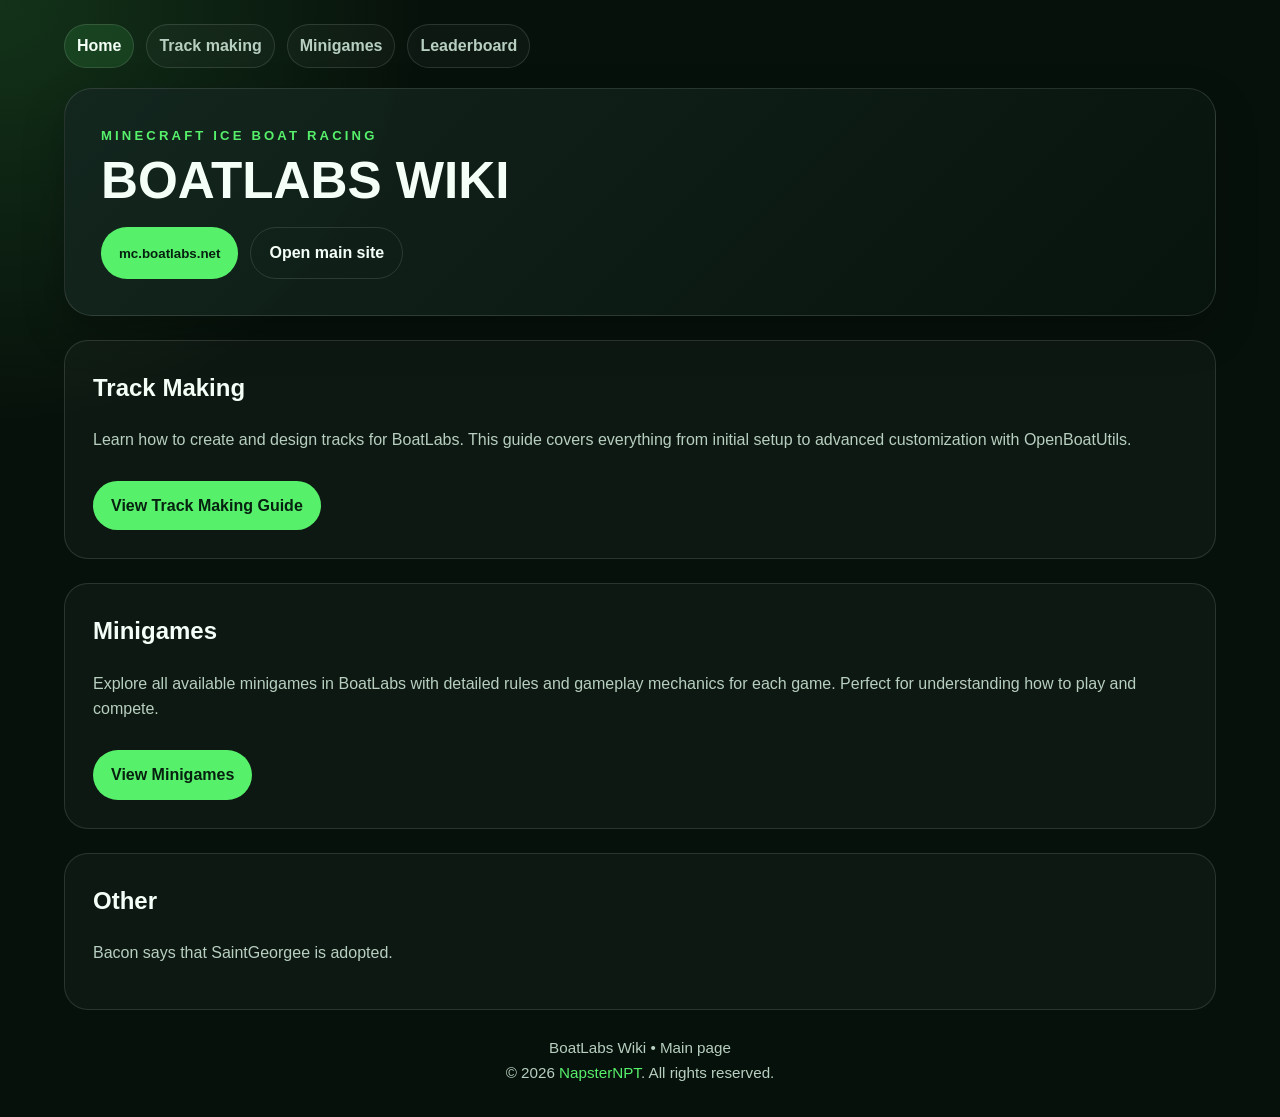
<file: index.html>
<!DOCTYPE html>
<html lang="en">

<head>
    <meta charset="UTF-8" />
    <meta name="viewport" content="width=device-width, initial-scale=1.0" />
    <meta name="google-site-verification" content="gB28t2pf-SDUrMkWtlW9TnWFft1RW0w7X2vPIpRmmdc" />
    <title>BoatLabs Wiki</title>
    <link rel="icon" href="icon.ico" type="image/x-icon" />
    <link rel="stylesheet" href="styles.css" />
</head>

<body>
    <div class="site">
        <nav class="top-nav">
            <a class="active" href="index.html">Home</a>
            <a href="track-making.html">Track making</a>
            <a href="minigames.html">Minigames</a>
            <a href="leaderboard.html">Leaderboard</a>
        </nav>

        <header class="hero">
            <div>
                <p class="eyebrow">Minecraft ice boat racing</p>
                <h1>BoatLabs Wiki</h1>
                <div class="hero-actions">
                    <button type="button" class="btn btn-primary" id="copy-ip-btn">mc.boatlabs.net</button>
                    <a href="https://boatlabs.net/" class="btn btn-secondary" target="_blank"
                        rel="noopener noreferrer">Open main site</a>
                </div>
            </div>
        </header>

        <main>
            <section class="section">
                <h2>Track Making</h2>
                <p>Learn how to create and design tracks for BoatLabs. This guide covers everything from initial setup
                    to advanced customization with OpenBoatUtils.</p>
                <a href="track-making.html" class="btn btn-primary"
                    style="display: inline-block; margin-top: 12px;">View Track Making Guide</a>
            </section>

            <section class="section">
                <h2>Minigames</h2>
                <p>Explore all available minigames in BoatLabs with detailed rules and gameplay mechanics for each game.
                    Perfect for understanding how to play and compete.</p>
                <a href="minigames.html" class="btn btn-primary" style="display: inline-block; margin-top: 12px;">View
                    Minigames</a>
            </section>

            <section class="section">
                <h2>Other</h2>
                <p>Bacon says that SaintGeorgee is adopted.</p>
            </section>
        </main>

        <footer>
            BoatLabs Wiki • Main page<br>
            © 2026 <a href="https://napsternpt.github.io/">NapsterNPT</a>. All rights reserved.
        </footer>
    </div>

    <script>
        const copyIpBtn = document.getElementById('copy-ip-btn');

        if (copyIpBtn) {
            copyIpBtn.addEventListener('click', async () => {
                try {
                    await navigator.clipboard.writeText('mc.boatlabs.net');
                    copyIpBtn.textContent = 'IP copied!';
                    setTimeout(() => {
                        copyIpBtn.textContent = 'Copy server IP';
                    }, 1800);
                } catch (error) {
                    copyIpBtn.textContent = 'Copy failed';
                    setTimeout(() => {
                        copyIpBtn.textContent = 'Copy server IP';
                    }, 1800);
                }
            });
        }
    </script>
</body>

</html>
</file>
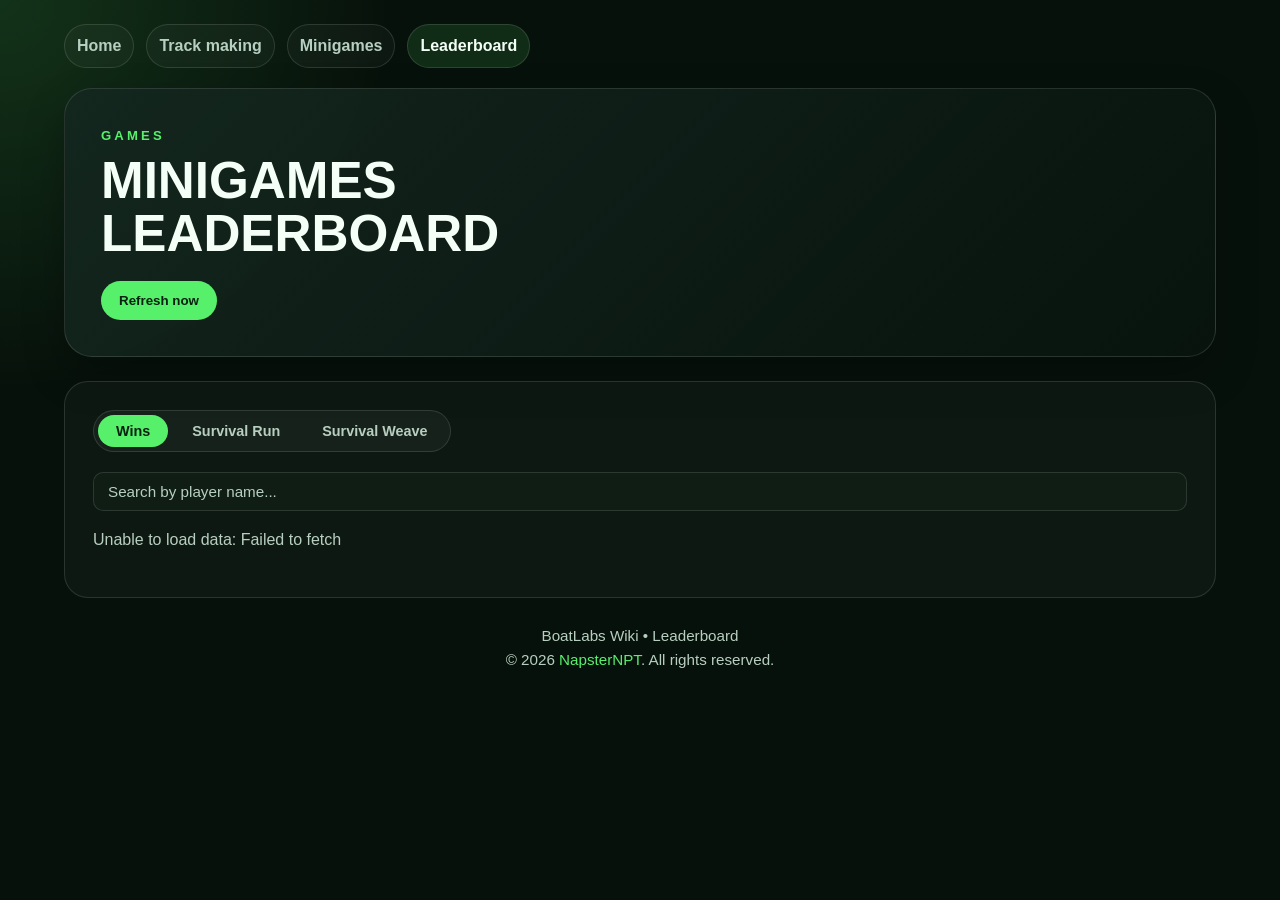
<file: leaderboard.html>
<!DOCTYPE html>
<html lang="en">

<head>
    <meta charset="UTF-8" />
    <meta name="viewport" content="width=device-width, initial-scale=1.0" />
    <title>Leaderboard | BoatLabs Wiki</title>
    <link rel="icon" href="icon.ico" type="image/x-icon" />
    <link rel="stylesheet" href="styles.css" />
</head>

<body>
    <div class="site">
        <nav class="top-nav">
            <a href="index.html">Home</a>
            <a href="track-making.html">Track making</a>
            <a href="minigames.html">Minigames</a>
            <a class="active" href="leaderboard.html">Leaderboard</a>
        </nav>

        <header class="hero">
            <div>
                <p class="eyebrow">Games</p>
                <h1>Minigames Leaderboard</h1>
                <div class="hero-actions">
                    <button id="refresh-btn" class="btn btn-primary">Refresh now</button>
                </div>
            </div>
        </header>

        <main>
            <section class="section">
                <div class="leaderboard-controls">
                    <div class="tabs" id="leaderboard-tabs">
                        <button class="tab active" data-type="wins">Wins</button>
                        <button class="tab" data-type="survivalrun">Survival Run</button>
                        <button class="tab" data-type="survivalweave">Survival Weave</button>
                    </div>
                </div>
                <div class="search-bar">
                    <input type="text" id="search-input" placeholder="Search by player name..." />
                </div>
                <p id="standings-message" class="page-intro">Loading…</p>
                <div id="standings-table-wrapper"></div>
            </section>
        </main>

        <footer>
            BoatLabs Wiki • Leaderboard<br>
            © 2026 <a href="https://napsternpt.github.io/">NapsterNPT</a>. All rights reserved.
        </footer>
    </div>

    <script>
        const API = 'https://boatlabs-api.napsternpt.workers.dev';
        const POLL_MS = 15000;
        const PER_PAGE = 15;
        const SEARCH_PER_PAGE = 100;

        let currentType = 'wins';
        let pollTimer = null;
        let currentFetchId = 0;

        const refreshButton = document.getElementById('refresh-btn');
        const standingsMessage = document.getElementById('standings-message');
        const standingsWrapper = document.getElementById('standings-table-wrapper');
        const tabs = document.querySelectorAll('.tab');
        const searchInput = document.getElementById('search-input');

        let allCache = { wins: null, survivalrun: null, survivalweave: null };

        function formatTime(ms) {
            if (!ms && ms !== 0) return '—';
            const totalSec = Math.floor(ms / 1000);
            const min = Math.floor(totalSec / 60);
            const sec = totalSec % 60;
            const millis = ms % 1000;
            return `${min}:${String(sec).padStart(2, '0')}.${String(millis).padStart(3, '0')}`;
        }

        function baseUrl() {
            if (currentType === 'wins') {
                return `${API}/v1/leaderboard/wins?minigame=all&sort=wins_desc`;
            }
            return `${API}/v1/leaderboard/${currentType}?best_only=true&sort=time_desc`;
        }

        async function fetchFirstPage() {
            const r = await fetch(`${baseUrl()}&page=1&per_page=${PER_PAGE}`);
            if (!r.ok) throw new Error(`Request failed with ${r.status}`);
            return r.json();
        }

        async function fetchAllPages() {
            const first = await fetch(`${baseUrl()}&page=1&per_page=${SEARCH_PER_PAGE}`);
            if (!first.ok) throw new Error(`Request failed with ${first.status}`);
            const firstData = await first.json();
            const totalPages = firstData.total_pages || 1;
            const pages = [firstData];

            if (totalPages > 1) {
                const rest = [];
                for (let p = 2; p <= totalPages; p++) {
                    rest.push(fetch(`${baseUrl()}&page=${p}&per_page=${SEARCH_PER_PAGE}`).then(r => {
                        if (!r.ok) throw new Error(`Request failed with ${r.status}`);
                        return r.json();
                    }));
                }
                const results = await Promise.all(rest);
                pages.push(...results);
            }

            const allResults = pages.flatMap(p => p.results || []);
            return { results: allResults, total: first.total };
        }

        function renderStandings(data) {
            const results = Array.isArray(data?.results) ? data.results : [];

            standingsWrapper.innerHTML = '';
            standingsMessage.textContent = '';

            if (!results.length) return;

            const table = document.createElement('table');
            table.className = 'standings-table';

            if (currentType === 'wins') {
                table.innerHTML = `
                    <thead>
                        <tr>
                            <th>Rank</th>
                            <th>Player</th>
                            <th>Wins</th>
                        </tr>
                    </thead>
                    <tbody></tbody>
                `;
                const tbody = table.querySelector('tbody');
                results.forEach((entry) => {
                    const row = document.createElement('tr');
                    row.innerHTML = `
                        <td>#${entry.rank ?? '-'}</td>
                        <td>${entry.player_name || 'Unknown player'}</td>
                        <td>${entry.wins ?? 0}</td>
                    `;
                    tbody.appendChild(row);
                });
            } else {
                table.innerHTML = `
                    <thead>
                        <tr>
                            <th>Rank</th>
                            <th>Player</th>
                            <th>Time</th>
                        </tr>
                    </thead>
                    <tbody></tbody>
                `;
                const tbody = table.querySelector('tbody');
                results.forEach((entry) => {
                    const row = document.createElement('tr');
                    row.innerHTML = `
                        <td>#${entry.rank ?? '-'}</td>
                        <td>${entry.player_name || 'Unknown player'}</td>
                        <td>${formatTime(entry.time_ms)}</td>
                    `;
                    tbody.appendChild(row);
                });
            }

            standingsWrapper.appendChild(table);
        }

        async function refreshDisplay() {
            const query = searchInput.value.trim().toLowerCase();
            const fetchId = ++currentFetchId;

            standingsMessage.textContent = query ? 'Searching…' : 'Loading…';
            standingsWrapper.innerHTML = '';

            try {
                let data;
                if (!query) {
                    const d = await fetchFirstPage();
                    data = d;
                } else {
                    if (!allCache[currentType]) {
                        allCache[currentType] = await fetchAllPages();
                    }
                    const full = allCache[currentType];
                    const filtered = full.results.filter(e =>
                        (e.player_name || '').toLowerCase().includes(query)
                    );
                    data = { results: filtered, total: filtered.length };
                }

                if (fetchId === currentFetchId) {
                    renderStandings(data);
                }
            } catch (err) {
                if (fetchId === currentFetchId) {
                    standingsMessage.textContent = `Unable to load data: ${err.message}`;
                }
            }
        }

        function switchTab(type) {
            currentType = type;
            allCache[type] = null;
            tabs.forEach(t => t.classList.toggle('active', t.dataset.type === type));
            refreshDisplay();
        }

        tabs.forEach(tab => {
            tab.addEventListener('click', () => switchTab(tab.dataset.type));
        });

        searchInput.addEventListener('input', () => {
            refreshDisplay();
        });

        refreshButton.addEventListener('click', () => {
            allCache[currentType] = null;
            refreshDisplay();
        });

        window.addEventListener('DOMContentLoaded', () => {
            switchTab('wins');
            pollTimer = setInterval(refreshDisplay, POLL_MS);
        });
    </script>
</body>

</html>
</file>
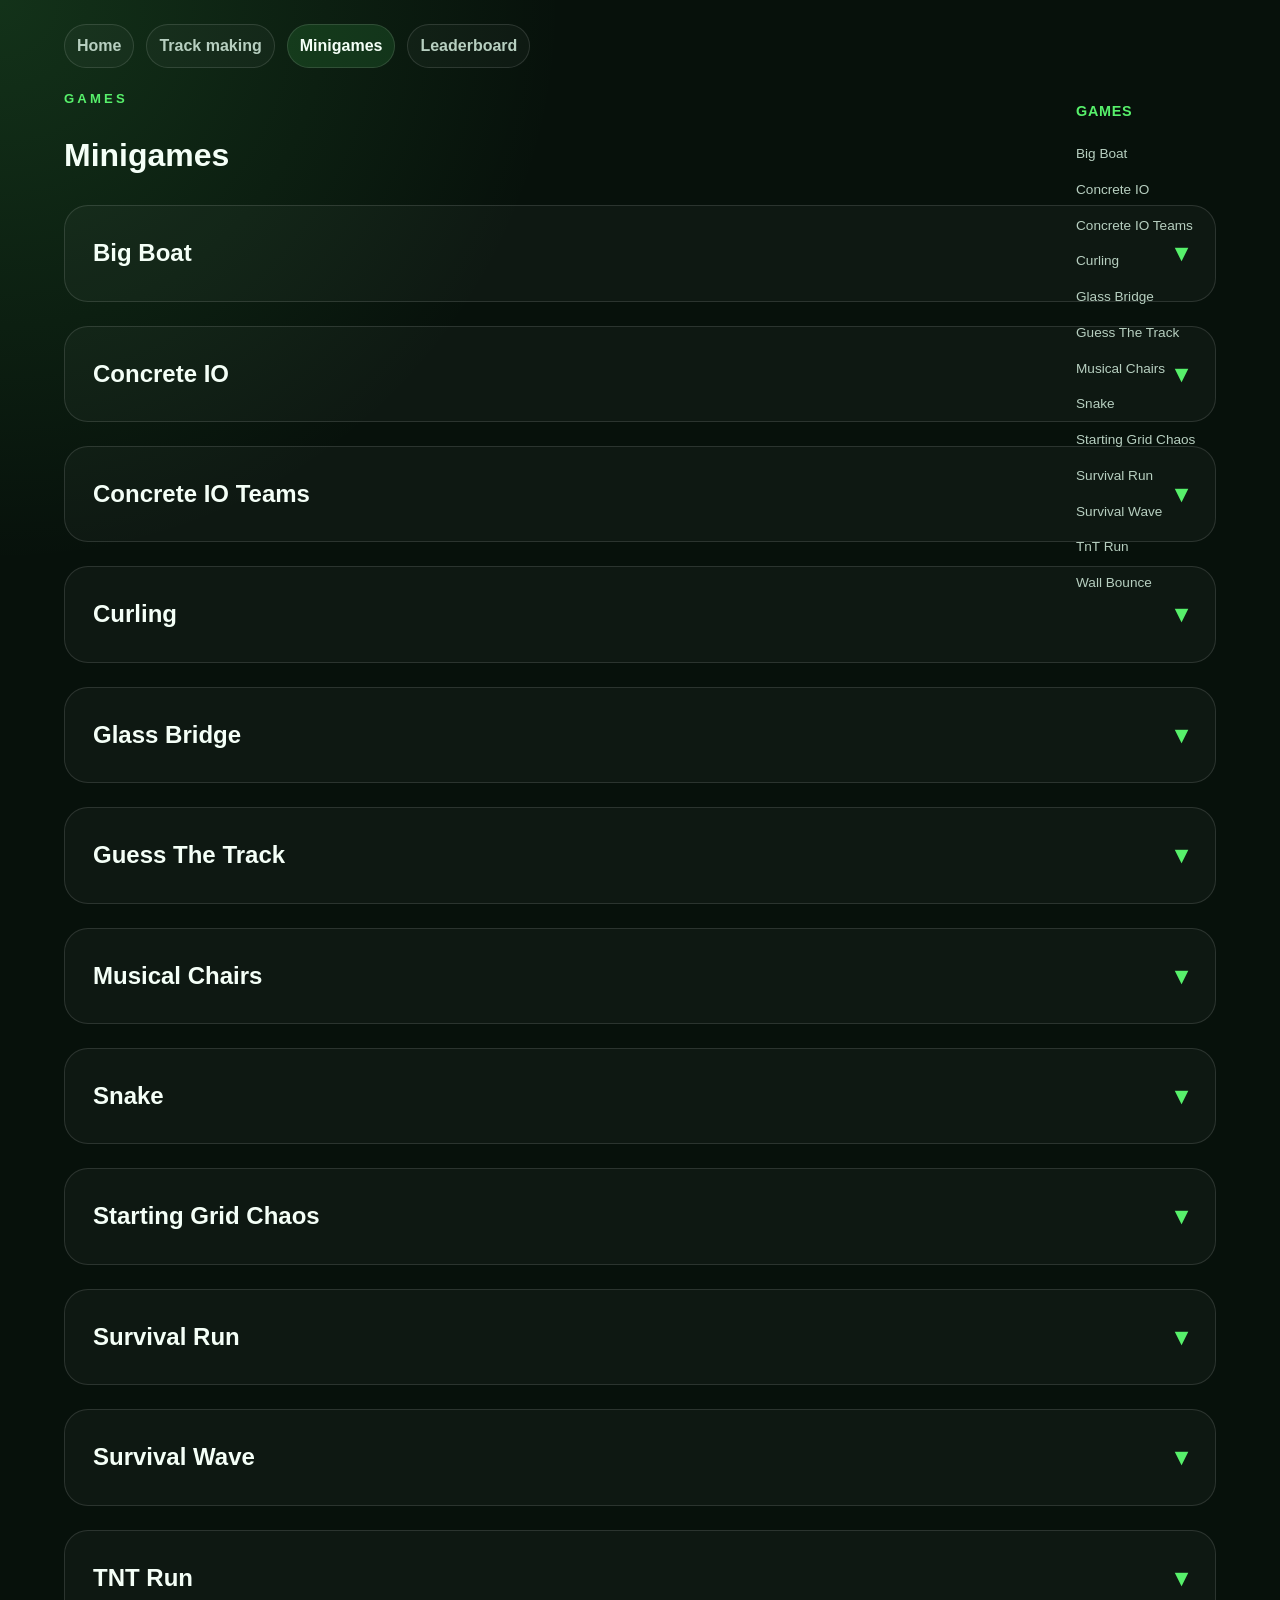
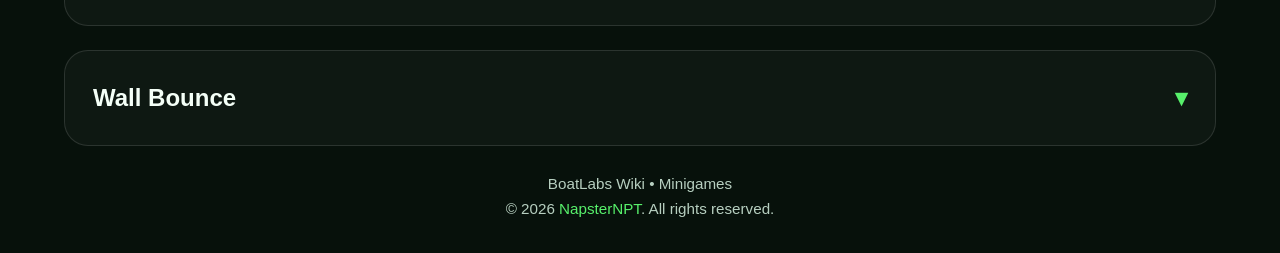
<file: minigames.html>
<!DOCTYPE html>
<html lang="en">

<head>
    <meta charset="UTF-8" />
    <meta name="viewport" content="width=device-width, initial-scale=1.0" />
    <title>Minigames | BoatLabs Wiki</title>
    <link rel="icon" href="icon.ico" type="image/x-icon" />
    <link rel="stylesheet" href="styles.css" />
</head>

<body class="collapsible">
    <div class="site">
        <nav class="top-nav">
            <a href="index.html">Home</a>
            <a href="track-making.html">Track making</a>
            <a class="active" href="minigames.html">Minigames</a>
            <a href="leaderboard.html">Leaderboard</a>
        </nav>

        <aside class="sidebar-right">
            <h3>Games</h3>
            <ul>
                <li><a href="#big-boat">Big Boat</a></li>
                <li><a href="#concrete-io">Concrete IO</a></li>
                <li><a href="#concrete-io-teams">Concrete IO Teams</a></li>
                <li><a href="#curling">Curling</a></li>
                <li><a href="#glass-bridge">Glass Bridge</a></li>
                <li><a href="#guess-the-track">Guess The Track</a></li>
                <li><a href="#musical-chairs">Musical Chairs</a></li>
                <li><a href="#snake">Snake</a></li>
                <li><a href="#starting-grid-chaos">Starting Grid Chaos</a></li>
                <li><a href="#survival-run">Survival Run</a></li>
                <li><a href="#survival-wave">Survival Wave</a></li>
                <li><a href="#tnt-run">TnT Run</a></li>
                <li><a href="#wall-bounce">Wall Bounce</a></li>
            </ul>
        </aside>

        <header>
            <div class="section-title">
                <p class="eyebrow">Games</p>
                <h1>Minigames</h1>
            </div>
        </header>

        <main>
            <section class="section">
                <h2 id="big-boat">Big Boat</h2>
                <p><em>No specific rules provided.</em></p>
            </section>

            <section class="section">
                <h2 id="concrete-io">Concrete IO</h2>
                <ul class="game-rules">
                    <li>Claim the most ground before time runs out! Drive out of your coloured zone to lay a powder
                        trail, then loop back to your own colour to fill in everything you circled.</li>
                    <li>Your trail is your weak spot. While you're out laying powder, if anyone touches your trail
                        you're eliminated — so close your loop and get back onto safe ground fast.</li>
                    <li>Cross an enemy's trail to wipe them out before they make it home. Anyone caught inside a zone at
                        the moment you capture it is eliminated too.</li>
                    <li>Don't run into your OWN trail — a tiny backtrack onto your last few cells is fine, but crossing
                        an older part crashes you. Stay off the arena walls.</li>
                    <li>Biggest territory when the clock hits zero wins, and survivors always beat anyone who got
                        eliminated. Keep claiming!</li>
                </ul>
            </section>

            <section class="section">
                <h2 id="concrete-io-teams">Concrete IO Teams</h2>
                <p><em>No specific rules provided.</em></p>
            </section>

            <section class="section">
                <h2 id="curling">Curling</h2>
                <ul class="game-rules">
                    <li>Spawn on the ice ring and keep moving — fall off and you're out!</li>
                    <li>The gap to the target fills with blue ice. Drive across it toward the bullseye.</li>
                    <li>When the ice turns solid you lose steering — you can only glide! Aim before it freezes.</li>
                    <li>The platform breaks away from the outside in. Only players on the target survive.</li>
                    <li>Last boat standing wins. The ring grows every round!</li>
                </ul>
            </section>

            <section class="section">
                <h2 id="glass-bridge">Glass Bridge</h2>
                <ul class="game-rules">
                    <li>Hop your boat across the bridge — one panel of each pair is safe, the other SHATTERS and drops
                        you into the void.</li>
                    <li>Press SPACE to jump the 4-block gaps. Keep your speed up so you carry across.</li>
                    <li>You can only jump off the YELLOW concrete strips — you can't jump while on ice, so time your
                        leap
                        from the concrete edge.</li>
                    <li>Broken panels stay broken for everyone — watch who falls, then follow the safe path they reveal.
                    </li>
                    <li>Fall off and you respawn back at the start (the clock keeps ticking) — no eliminations, just
                        lost
                        time.</li>
                    <li>First to cross wins; once they do, everyone else has a few seconds to make it before the round
                        ends.</li>
                    <li>Inventor and builder: Tiptuppizza</li>
                </ul>
            </section>

            <section class="section">
                <h2 id="guess-the-track">Guess The Track</h2>
                <ul class="game-rules">
                    <li>Each of the four coloured walls shows a different track — full image, no slow reveal.</li>
                    <li>Name any of them: <code>/guess &lt;track&gt;</code> (alias <code>/g</code>). Tab-complete the
                        name so spelling never matters.</li>
                    <li>Keep going to claim every wall. Faster = more points (5→1 as the round ages), +1 for claiming a
                        wall first.</li>
                    <li>From halfway, each wall's name fills in as a hint. Most points wins; ties share the podium.</li>
                </ul>
            </section>

            <section class="section">
                <h2 id="musical-chairs">Musical Chairs</h2>
                <p><em>No specific rules provided.</em></p>
            </section>

            <section class="section">
                <h2 id="snake">Snake</h2>
                <ul class="game-rules">
                    <li>Crossing another player's trail costs a life — you lose your tail and respawn. Your OWN trail is
                        safe.</li>
                    <li>Your tail length = score. Eat glowing slimes for more score and power-ups that spawn around the
                        arena.</li>
                    <li>Make a rival crash and their whole tail bursts into slimes — go gobble them up for points!</li>
                    <li>Power-ups glow around the arena — drive over one to grab it. Use Super Speed, Instant Stop, or
                        Launch to hop over trails.</li>
                    <li>Last snake standing (or top score) wins.</li>
                </ul>
            </section>

            <section class="section">
                <h2 id="starting-grid-chaos">Starting Grid Chaos</h2>
                <p><em>No specific rules provided.</em></p>
            </section>

            <section class="section">
                <h2 id="survival-run">Survival Run</h2>
                <p><em>No specific rules provided.</em></p>
            </section>

            <section class="section">
                <h2 id="survival-wave">Survival Wave</h2>
                <ul class="game-rules">
                    <li>Weave down the lane and stay ahead of the cracking ice!</li>
                    <li>Jump over low walls, or steer through the gaps in tall ones.</li>
                    <li>Fall in the void or drift off the ice and you're out. Last boat alive wins!</li>
                </ul>
            </section>

            <section class="section">
                <h2 id="tnt-run">TNT Run</h2>
                <p><em>No specific rules provided.</em></p>
            </section>

            <section class="section">
                <h2 id="wall-bounce">Wall Bounce</h2>
                <ul class="game-rules">
                    <li>Race down the runway and hit the side ramps to launch at the slime wall!</li>
                    <li>Smack the wall to bounce back — every slime your boat covers gets knocked out.</li>
                    <li>You only bank points if you bounce back over the line in the pool below. Drop straight in
                        without bouncing and you get nothing.</li>
                    <li>Each slime is worth more the more holes already around it — from 1 point up to 8 for one ringed
                        by holes. Chip the edges of old holes for big scores!</li>
                    <li>Bounce hard enough to land back on the platform for a bonus point.</li>
                    <li>Most points when the timer runs out wins!</li>
                </ul>
            </section>
        </main>

        <footer>
            BoatLabs Wiki • Minigames<br>
            © 2026 <a href="https://napsternpt.github.io/">NapsterNPT</a>. All rights reserved.
        </footer>
    </div>

    <script>
        document.querySelectorAll('section.section').forEach((section) => {
            const title = section.querySelector('h2');
            if (!title) return;

            const inner = document.createElement('div');
            inner.className = 'section-content-inner';
            while (title.nextElementSibling) {
                inner.appendChild(title.nextElementSibling);
            }
            const wrap = document.createElement('div');
            wrap.className = 'section-content';
            wrap.appendChild(inner);
            section.appendChild(wrap);

            section.classList.add('collapsed');
            title.addEventListener('click', () => section.classList.toggle('collapsed'));
        });

        const expandFromHash = () => {
            const id = window.location.hash.slice(1);
            if (!id) return;
            const title = document.getElementById(id);
            if (title && title.tagName === 'H2') {
                title.closest('section.section').classList.remove('collapsed');
            }
        };
        window.addEventListener('hashchange', expandFromHash);
        expandFromHash();
    </script>
</body>

</html>
</file>
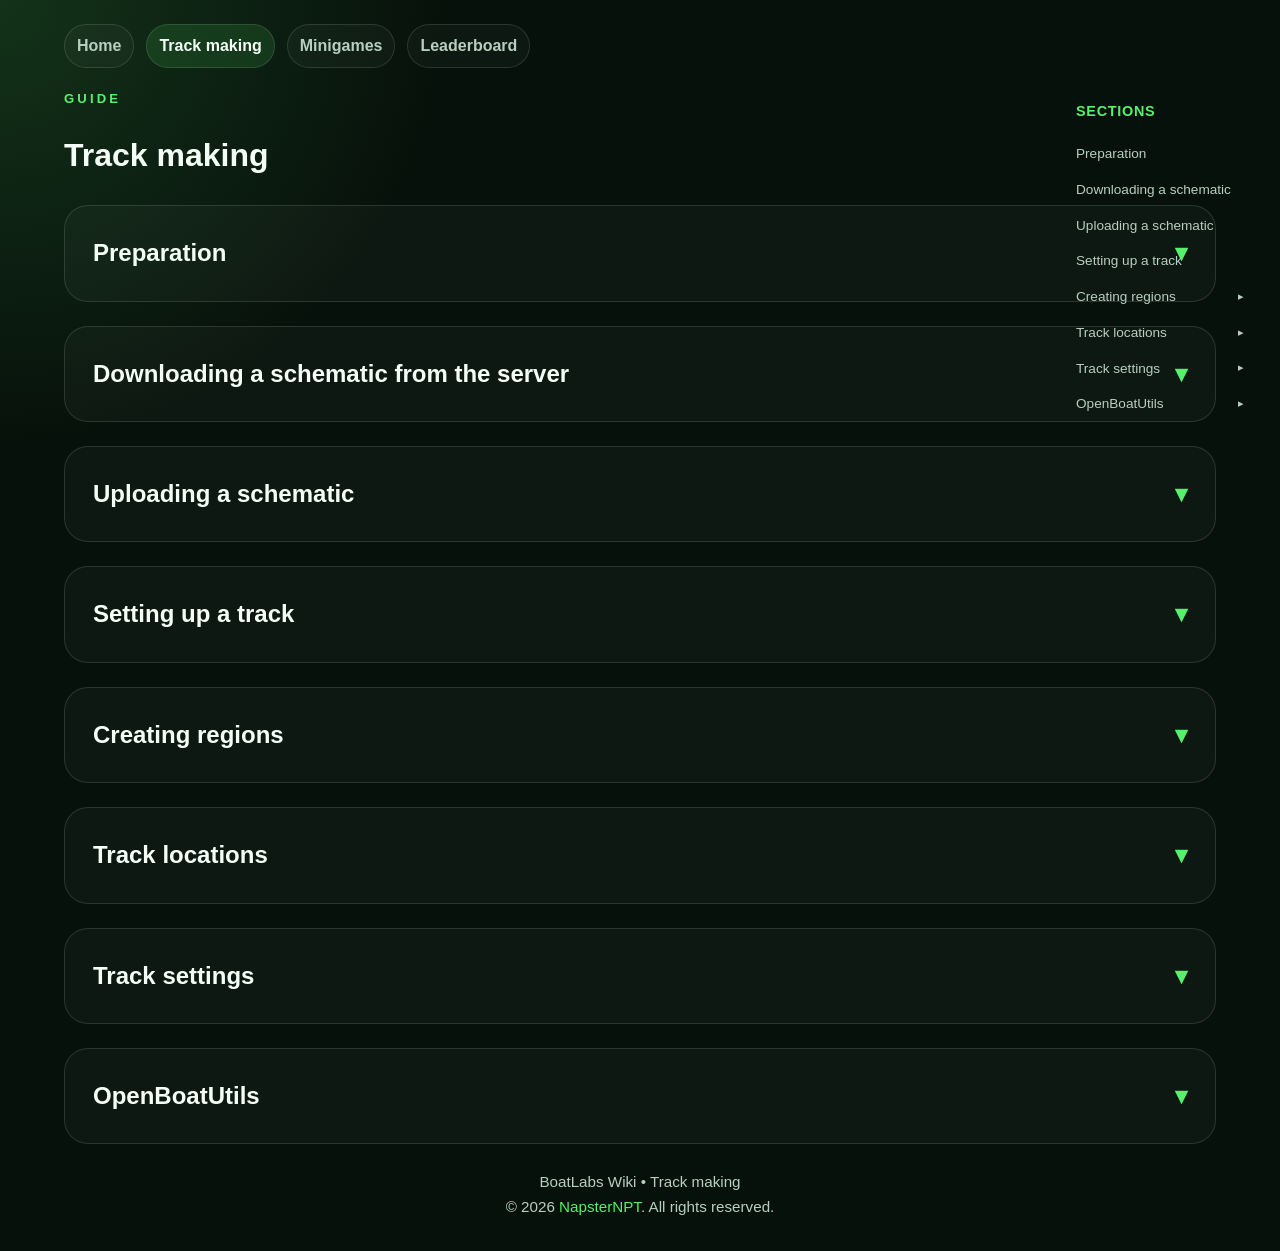
<file: track-making.html>
<!DOCTYPE html>
<html lang="en">

<head>
    <meta charset="UTF-8" />
    <meta name="viewport" content="width=device-width, initial-scale=1.0" />
    <title>Track Making | BoatLabs Wiki</title>
    <link rel="icon" href="icon.ico" type="image/x-icon" />
    <link rel="stylesheet" href="styles.css" />
</head>

<body class="collapsible">
    <div class="site">
        <nav class="top-nav">
            <a href="index.html">Home</a>
            <a class="active" href="track-making.html">Track making</a>
            <a href="minigames.html">Minigames</a>
            <a href="leaderboard.html">Leaderboard</a>
        </nav>

        <aside class="sidebar-right">
            <h3>Sections</h3>
            <ul>
                <li><a href="#preparation">Preparation</a></li>
                <li><a href="#download-schematic">Downloading a schematic</a></li>
                <li><a href="#upload-schematic">Uploading a schematic</a></li>
                <li><a href="#setting-up">Setting up a track</a></li>
                <li class="sidebar-sub">
                    <a class="sidebar-parent" href="#regions">Creating regions</a>
                    <ul class="sidebar-subs">
                        <li><a href="#regions-selection">Making a selection</a></li>
                        <li><a href="#region-types">Regions</a></li>
                        <li><a href="#start-region">Start Region</a></li>
                        <li><a href="#checkpoint-region">Checkpoint Region</a></li>
                        <li><a href="#end-region">End Region</a></li>
                        <li><a href="#pit-region">Pit Region</a></li>
                        <li><a href="#inpit-region">Inpit Region</a></li>
                        <li><a href="#reset-region">Reset Region</a></li>
                    </ul>
                </li>
                <li class="sidebar-sub">
                    <a class="sidebar-parent" href="#locations">Track locations</a>
                    <ul class="sidebar-subs">
                        <li><a href="#track-spawn">Track Spawn</a></li>
                        <li><a href="#location-leaderboard">Leaderboard</a></li>
                        <li><a href="#grid-location">Grid</a></li>
                        <li><a href="#qualification-grid">Qualification Grid</a></li>
                    </ul>
                </li>
                <li class="sidebar-sub">
                    <a class="sidebar-parent" href="#settings">Track settings</a>
                    <ul class="sidebar-subs">
                        <li><a href="#track-name">Track Name</a></li>
                        <li><a href="#track-owner">Track Owner</a></li>
                        <li><a href="#track-contributors">Track Contributors</a></li>
                        <li><a href="#track-open-close">Track Open/Close</a></li>
                        <li><a href="#time-trial">Time Trial</a></li>
                    </ul>
                </li>
                <li class="sidebar-sub">
                    <a class="sidebar-parent" href="#boatutils">OpenBoatUtils</a>
                    <ul class="sidebar-subs">
                        <li><a href="#boatutils-groups">Groups</a></li>
                        <li><a href="#boatutils-settings">Settings</a></li>
                    </ul>
                </li>
            </ul>
        </aside>

        <header>
            <div class="section-title">
                <p class="eyebrow">Guide</p>
                <h1>Track making</h1>
            </div>
        </header>


        <main>
            <section class="section">
                <h2 id="preparation">Preparation</h2>
                <p>Before doing any of the track setup, run <code>/server build</code> and then <code>/p auto</code>.
                </p>
                <p>Once you are done building, you can start setting up your track.</p>
            </section>

            <section class="section">
                <h2 id="download-schematic">Downloading a schematic from the server</h2>
                <p>Select the region you want to download.</p>
                <p>Run <code>//copy</code>.</p>
                <p>Run <code>//download</code>.</p>
            </section>

            <section class="section">
                <h2 id="upload-schematic">Uploading a schematic</h2>
                <p>Go to <a href="https://athion.net/fawe/index.php" target="_blank"
                        rel="noopener noreferrer">https://athion.net/fawe/index.php</a> and upload the
                    <code>.schem</code> file.
                </p>
                <p>Paste the command it gives you in Minecraft.</p>
                <p>Run <code>//paste</code>.</p>
            </section>

            <section class="section">
                <h2 id="setting-up">Setting up a track</h2>
                <p>To create a track, use the track create command. In this guide, <code>/te</code> is used as a
                    shortcut for <code>/trackedit</code>.</p>
                <pre><code>/te create &lt;track_name&gt;</code></pre>
                <p>When you run this command, your current position and rotation become the track spawn, and the item
                    you are holding becomes the TT menu item. If you are not holding an item, a default one is given.
                </p>
                <p>To edit a track later, select it with <code>/te select &lt;track_name&gt;</code>. To check the
                    currently
                    selected track, use <code>/te</code>.</p>
            </section>

            <section class="section compress-subs">
                <h2 id="regions">Creating regions</h2>
                <p>After creating a track, start adding regions. Tracks in TimingSystem are built from different region
                    types, and mistakes can lead to a poor driving experience. A usable track needs at least one start
                    region and one checkpoint.</p>

                <h3 id="regions-selection">Making a selection</h3>
                <p>Use WorldEdit selections to define regions. Run <code>//wand</code> and select a cuboid region with
                    left/right clicks. Poly selections are also supported.</p>

                <div class="warning">Make sure your selection is at least one block deep into the ground and at least
                    one block above the ground.
                    If you are planning on having boat step-ups with OpenBoatUtils, create
                    regions several blocks into the air.
                    Small regions may be passed before the server recognizes a player entry, so make a region selection
                    wide enough to safely register entry and exit.</div>

                <h3 id="region-types">Regions</h3>
                <p>Regions use an optional <code>&lt;index&gt;</code> argument, allowing multiple regions of the same
                    type.
                    Add a <code>-</code> before the index to remove a region (for example, <code>-2</code> or
                    <code>-all</code>).
                </p>
                <p>Use <code>/te view &lt;track_name&gt;</code> to enable particles and visualize regions. Use
                    <code>/te regions</code> to list them, and click the region name to teleport to its saved spawn.
                </p>

                <h3 id="start-region">Start Region</h3>
                <p>A start region defines where a player's timer should start. If no end region is defined, it also ends
                    the player's time.</p>
                <pre><code>/te region start &lt;index&gt;</code></pre>

                <h3 id="checkpoint-region">Checkpoint Region</h3>
                <p>Players must pass all checkpoints before finishing. Checkpoints prevent skipping parts of the track
                    and are used to calculate race time deltas.</p>
                <pre><code>/te region checkpoint &lt;index&gt;</code></pre>

                <div class="warning">If the track is a race track, make the checkpoint white on the ground and facing
                    in the direction of travel, to avoid weird respawns.</div>

                <h3 id="end-region">End Region</h3>
                <p>An end region finishes a player's time.</p>
                <pre><code>/te region end &lt;index&gt;</code></pre>
                <div class="warning">If the track is a circuit, do NOT set an end region.</div>

                <h3 id="pit-region">Pit Region</h3>
                <pre><code>/te region pit &lt;index&gt;</code></pre>

                <h3 id="inpit-region">Inpit Region</h3>
                <pre><code>/te region inpit &lt;index&gt;</code></pre>

                <h3 id="reset-region">Reset Region</h3>
                <pre><code>/te region reset &lt;index&gt;</code></pre>
            </section>

            <section class="section">
                <h2 id="locations">Track locations</h2>
                <p>Track locations take the current position and rotation. They are visualized with particles when
                    <code>/te view</code> is active.
                </p>
                <p>Use <code>/te locations</code> to list all locations and teleport to them.</p>

                <h3 id="track-spawn">Track Spawn</h3>
                <pre><code>/te spawn</code></pre>

                <h3 id="location-leaderboard">Leaderboard</h3>
                <pre><code>/te location leaderboard &lt;index&gt;</code></pre>

                <h3 id="grid-location">Grid</h3>
                <pre><code>/te location grid &lt;index&gt;</code></pre>

                <h3 id="qualification-grid">Qualification Grid</h3>
                <pre><code>/te location qualygrid &lt;index&gt;</code></pre>
            </section>

            <section class="section no-compress">
                <h2 id="settings">Track settings</h2>
                <h3 id="track-name">Track Name</h3>
                <pre><code>/te name &lt;newName&gt;</code></pre>

                <h3 id="track-owner">Track Owner</h3>
                <pre><code>/te owner &lt;player&gt;</code></pre>
                <div class="tip">Since there isn't a way to make more people set up the track at the same time, giving a
                    player temporary owner access is a solution.</div>

                <h3 id="track-contributors">Track Contributors</h3>
                <pre><code>/te contributors &lt;player&gt; &lt;player&gt; &lt;player&gt;</code></pre>

                <h3 id="track-open-close">Track Open/Close</h3>
                <p>Open tracks allow anyone to use them; closed tracks are limited to admins.</p>
                <pre><code>/te open</code></pre>
                <pre><code>/te close</code></pre>

                <h3 id="time-trial">Time Trial</h3>
                <pre><code>/te timetrial enable|disable</code></pre>
                <p>Default value: <strong>enable</strong>.</p>
            </section>

            <section class="section">
                <h2 id="boatutils">OpenBoatUtils</h2>
                <p>OpenBoatUtils is a mod that allows for customizing the boat physics. (Requires <a
                        href="https://modrinth.com/mod/openboatutils" target="_blank"
                        rel="noopener noreferrer">OpenBoatUtils</a> mod)</p>
                <p>A track can be assigned custom OpenBoatUtils settings. These can be standalone settings or groups,
                    where a group is a collection of settings.</p>
                <p>You can assign custom OpenBoatUtils settings/groups to a track using the following commands:</p>
                <pre><code>/te boatutils add setting|group &lt;name&gt;</code></pre>
                <p>To remove a setting|group from a track, use the following command:</p>
                <pre><code>/te boatutils remove &lt;index&gt;</code></pre>
                <p>The index can be found using the <code>/t boatutils &lt;track_name&gt;</code> command. (This can also
                    be run on the main server.)</p>
                <p>And to reset the settings:</p>
                <pre><code>/te boatutils reset</code></pre>

                <h3 class="collapsible-sub" id="boatutils-groups">Groups</h3>
                <p>Pre-made groups of settings that can be added to a track in one go.</p>
                <table class="data-table">
                    <thead>
                        <tr>
                            <th>Group</th>
                            <th>Setting</th>
                            <th>Value</th>
                        </tr>
                    </thead>
                    <tbody>
                        <tr>
                            <td rowspan="6">air_stepping</td>
                            <td><code>fall_damage</code></td>
                            <td>false</td>
                        </tr>
                        <tr>
                            <td><code>air_control</code></td>
                            <td>true</td>
                        </tr>
                        <tr>
                            <td><code>block_slipperiness</code></td>
                            <td>air: 0.98</td>
                        </tr>
                        <tr>
                            <td><code>step_height</code></td>
                            <td>1.25</td>
                        </tr>
                        <tr>
                            <td><code>water_elevation</code></td>
                            <td>true</td>
                        </tr>
                        <tr>
                            <td><code>air_stepping</code></td>
                            <td>true</td>
                        </tr>
                        <tr>
                            <td>blue_speed</td>
                            <td><code>default_slipperiness</code></td>
                            <td>0.989</td>
                        </tr>
                        <tr>
                            <td rowspan="2">blue_speed_air</td>
                            <td><code>air_control</code></td>
                            <td>true</td>
                        </tr>
                        <tr>
                            <td><code>block_slipperiness</code></td>
                            <td>air: 0.989</td>
                        </tr>
                        <tr>
                            <td rowspan="5">parkour</td>
                            <td><code>fall_damage</code></td>
                            <td>false</td>
                        </tr>
                        <tr>
                            <td><code>air_control</code></td>
                            <td>true</td>
                        </tr>
                        <tr>
                            <td><code>default_slipperiness</code></td>
                            <td>0.98</td>
                        </tr>
                        <tr>
                            <td><code>jump_force</code></td>
                            <td>0.36</td>
                        </tr>
                        <tr>
                            <td><code>step_height</code></td>
                            <td>0.5</td>
                        </tr>
                        <tr>
                            <td rowspan="4">rally</td>
                            <td><code>fall_damage</code></td>
                            <td>false</td>
                        </tr>
                        <tr>
                            <td><code>air_control</code></td>
                            <td>true</td>
                        </tr>
                        <tr>
                            <td><code>default_slipperiness</code></td>
                            <td>0.98</td>
                        </tr>
                        <tr>
                            <td><code>step_height</code></td>
                            <td>1.25</td>
                        </tr>
                        <tr>
                            <td rowspan="5">step_up</td>
                            <td><code>fall_damage</code></td>
                            <td>false</td>
                        </tr>
                        <tr>
                            <td><code>air_control</code></td>
                            <td>true</td>
                        </tr>
                        <tr>
                            <td><code>block_slipperiness</code></td>
                            <td>air: 0.98</td>
                        </tr>
                        <tr>
                            <td><code>step_height</code></td>
                            <td>1.25</td>
                        </tr>
                        <tr>
                            <td><code>water_elevation</code></td>
                            <td>true</td>
                        </tr>
                    </tbody>
                </table>

                <h3 class="collapsible-sub" id="boatutils-settings">Settings</h3>
                <p>Individual settings that can be added to a track one at a time.</p>
                <table class="data-table">
                    <thead>
                        <tr>
                            <th>Setting</th>
                            <th>Description</th>
                            <th>Value type</th>
                        </tr>
                    </thead>
                    <tbody>
                        <tr>
                            <td><code>acceleration_stacking</code></td>
                            <td>Lets turn-based forward acceleration stack with forward/backward acceleration.</td>
                            <td><code>toggle</code></td>
                        </tr>
                        <tr>
                            <td><code>air_control</code></td>
                            <td>Boat moves in the air as if it were on the ground, using the slipperiness of
                                <code>minecraft:air</code>.
                            </td>
                            <td><code>toggle</code></td>
                        </tr>
                        <tr>
                            <td><code>air_stepping</code></td>
                            <td>Allows the boat to step up when hitting a block's side while not touching the ground.
                            </td>
                            <td><code>toggle</code></td>
                        </tr>
                        <tr>
                            <td><code>backward_acceleration</code></td>
                            <td>Boat's acceleration when moving backward (vanilla <code>0.005</code>).</td>
                            <td><code>number</code></td>
                        </tr>
                        <tr>
                            <td><code>block_setting</code></td>
                            <td>Sets a per-block setting for specific blocks, such as per-block jump force.</td>
                            <td><code>per-block setting</code></td>
                        </tr>
                        <tr>
                            <td><code>block_slipperiness</code></td>
                            <td>Sets the slipperiness value for one or more specific blocks.</td>
                            <td><code>block, number</code></td>
                        </tr>
                        <tr>
                            <td><code>brake_slipperiness</code></td>
                            <td>Scales the boat's velocity when pressing back instead of accelerating backward.</td>
                            <td><code>number</code></td>
                        </tr>
                        <tr>
                            <td><code>collision_resolution</code></td>
                            <td>Collision resolution level (<code>1</code>–<code>50</code>) to avoid wrong corner
                                collisions at
                                high speed.</td>
                            <td><code>number</code></td>
                        </tr>
                        <tr>
                            <td><code>collisionmode</code></td>
                            <td>How the boat collides with other entities: vanilla, no boats or players, no entities,
                                etc.</td>
                            <td><code>type of collision (listed on auto-complete)</code></td>
                        </tr>
                        <tr>
                            <td><code>coyotetime</code></td>
                            <td>Ticks where actions are still allowed after leaving the ground.</td>
                            <td><code>number</code></td>
                        </tr>
                        <tr>
                            <td><code>default_slipperiness</code></td>
                            <td>Slipperiness for blocks without a specific value (vanilla <code>0.6</code>).</td>
                            <td><code>number</code></td>
                        </tr>
                        <tr>
                            <td><code>fall_damage</code></td>
                            <td>Whether boats take fall damage and break after big falls.</td>
                            <td><code>toggle</code></td>
                        </tr>
                        <tr>
                            <td><code>fix_double_water_elevation</code></td>
                            <td>Enables the fix for the double water elevation behaviour.</td>
                            <td><code>toggle</code></td>
                        </tr>
                        <tr>
                            <td><code>forward_acceleration</code></td>
                            <td>Boat's acceleration when moving forward (vanilla <code>0.04</code>).</td>
                            <td><code>number</code></td>
                        </tr>
                        <tr>
                            <td><code>gravity</code></td>
                            <td>Strength of gravity applied to the boat (vanilla <code>-0.04</code>).</td>
                            <td><code>number</code></td>
                        </tr>
                        <tr>
                            <td><code>honey_compatibility</code></td>
                            <td>Reverts honey behaviour on 1.21.3+ to 1.21.1, slowing the slide.</td>
                            <td><code>toggle</code></td>
                        </tr>
                        <tr>
                            <td><code>jump_force</code></td>
                            <td>Force applied when the boat jumps (<code>0</code> = no jumping).</td>
                            <td><code>number</code></td>
                        </tr>
                        <tr>
                            <td><code>jumps</code></td>
                            <td>Number of jumps available: <code>1</code> = single jump, <code>2</code> = double jump,
                                etc.</td>
                            <td><code>number|infinite</code></td>
                        </tr>
                        <tr>
                            <td><code>lateral_slipperiness</code></td>
                            <td>Extra grip opposing the current slip; <code>0</code> keeps the boat heading straight.
                            </td>
                            <td><code>number</code></td>
                        </tr>
                        <tr>
                            <td><code>max_speed</code></td>
                            <td>Threshold above which max speed resistance kicks in (negative disables it).</td>
                            <td><code>number</code></td>
                        </tr>
                        <tr>
                            <td><code>max_speed_resistance</code></td>
                            <td>Scales velocity above max speed; <code>1</code> makes going faster than max speed
                                impossible.
                            </td>
                            <td><code>number</code></td>
                        </tr>
                        <tr>
                            <td><code>multi_stepping</code></td>
                            <td>Allows multiple step-ups per tick instead of vanilla's single step.</td>
                            <td><code>toggle</code></td>
                        </tr>
                        <tr>
                            <td><code>scale</code></td>
                            <td>Scale of the boat.</td>
                            <td><code>number</code></td>
                        </tr>
                        <tr>
                            <td><code>step_height</code></td>
                            <td>How high the boat can step up blocks without jumping (vanilla <code>0</code>).</td>
                            <td><code>number</code></td>
                        </tr>
                        <tr>
                            <td><code>step_up_slipperiness</code></td>
                            <td>Multiplies the boat's velocity whenever it steps up a block.</td>
                            <td><code>number</code></td>
                        </tr>
                        <tr>
                            <td><code>surface_water_control</code></td>
                            <td>Boat control while on the surface of water.</td>
                            <td><code>toggle</code></td>
                        </tr>
                        <tr>
                            <td><code>swim_force</code></td>
                            <td>Force applied when moving in water.</td>
                            <td><code>number</code></td>
                        </tr>
                        <tr>
                            <td><code>turning_forward_acceleration</code></td>
                            <td>Forward acceleration when turning without pressing forward or backward (vanilla
                                <code>0.005</code>).
                            </td>
                            <td><code>number</code></td>
                        </tr>
                        <tr>
                            <td><code>underwater_control</code></td>
                            <td>Boat control while fully underwater.</td>
                            <td><code>toggle</code></td>
                        </tr>
                        <tr>
                            <td><code>walltap_multiplier</code></td>
                            <td>Velocity multiplier when hitting a wall; <code>1</code> bounces back 100% of your
                                velocity.
                            </td>
                            <td><code>number</code></td>
                        </tr>
                        <tr>
                            <td><code>water_elevation</code></td>
                            <td>Boat rises in water streams until it reaches the top.</td>
                            <td><code>toggle</code></td>
                        </tr>
                        <tr>
                            <td><code>water_jumping</code></td>
                            <td>Allows jumping while in water.</td>
                            <td><code>toggle</code></td>
                        </tr>
                        <tr>
                            <td><code>yaw_acceleration</code></td>
                            <td>Boat's angular (turning) acceleration (vanilla <code>1.0</code>).</td>
                            <td><code>number</code></td>
                        </tr>
                    </tbody>
                </table>
            </section>
        </main>

        <footer>
            BoatLabs Wiki • Track making<br>
            © 2026 <a href="https://napsternpt.github.io/">NapsterNPT</a>. All rights reserved.
        </footer>
    </div>

    <script>
        document.querySelectorAll('section.section').forEach((section) => {
            const title = section.querySelector('h2');
            if (!title) return;

            const inner = document.createElement('div');
            inner.className = 'section-content-inner';
            while (title.nextElementSibling) {
                inner.appendChild(title.nextElementSibling);
            }
            const wrap = document.createElement('div');
            wrap.className = 'section-content';
            wrap.appendChild(inner);
            section.appendChild(wrap);

            section.classList.add('collapsed');
            title.addEventListener('click', () => section.classList.toggle('collapsed'));

            const subTitles = inner.querySelectorAll('h3');
            if (subTitles.length > 1 && !section.classList.contains('no-compress')) {
                subTitles.forEach((subTitle) => {
                    let node = subTitle.nextElementSibling;
                    const siblings = [];
                    while (node && node.tagName !== 'H3') {
                        siblings.push(node);
                        node = node.nextElementSibling;
                    }
                    if (siblings.length === 1 && !section.classList.contains('compress-subs')) return;

                    const subInner = document.createElement('div');
                    subInner.className = 'section-content-inner';
                    siblings.forEach((s) => subInner.appendChild(s));
                    const subWrap = document.createElement('div');
                    subWrap.className = 'section-content collapsed';
                    subWrap.appendChild(subInner);
                    subTitle.after(subWrap);

                    subTitle.classList.add('collapsible-sub', 'collapsed');
                    subTitle.addEventListener('click', () => subTitle.classList.toggle('collapsed'));
                });
            }
        });

        const expandFromHash = () => {
            const id = window.location.hash.slice(1);
            if (!id) return;
            const el = document.getElementById(id);
            if (!el) return;
            const section = el.closest('section.section');
            if (!section) return;
            section.classList.remove('collapsed');
            if (el.tagName === 'H3') {
                el.classList.remove('collapsed');
            }
        };
        window.addEventListener('hashchange', expandFromHash);
        expandFromHash();

        document.querySelectorAll('.sidebar-sub').forEach((item) => {
            const parent = item.querySelector('.sidebar-parent');
            if (!parent) return;
            parent.addEventListener('click', () => {
                item.classList.toggle('open');
            });
        });
    </script>
</body>

</html>
</file>
<file: styles.css>
:root {
    --bg: #07110b;
    --panel: #0f1d15;
    --text: #f4fff7;
    --muted: #b7cfc0;
    --accent: #57f06b;
    --warning-accent: #ffa726;
    --tip-accent: #4da3ff;
    --border: rgba(255,255,255,0.12);
}

* {
    box-sizing: border-box;
}

html {
    min-height: 100vh;
}

body {
    margin: 0;
    font-family: "Segoe UI", Arial, sans-serif;
    color: var(--text);
    background:
        radial-gradient(circle at top left, rgba(87, 240, 107, 0.15), transparent 25%),
        var(--bg);
    line-height: 1.6;
    min-height: 100vh;
}

.site {
    max-width: 1200px;
    margin: 0 auto;
    padding: 24px;
}

.top-nav {
    display: flex;
    flex-wrap: wrap;
    gap: 12px;
    margin-bottom: 20px;
}

.top-nav a {
    color: var(--muted);
    text-decoration: none;
    font-weight: 600;
    padding: 8px 12px;
    border-radius: 999px;
    border: 1px solid var(--border);
    background: rgba(255,255,255,0.03);
}

.top-nav a:hover,
.top-nav a.active {
    color: var(--text);
    background: rgba(87, 240, 107, 0.12);
}

.page-intro {
    margin-top: 8px;
}

.hero {
    display: grid;
    grid-template-columns: 1.3fr 0.8fr;
    gap: 24px;
    padding: 36px;
    border-radius: 28px;
    background: linear-gradient(135deg, rgba(20,39,31,0.95), rgba(8,20,14,0.95));
    border: 1px solid var(--border);
    box-shadow: 0 18px 40px rgba(0,0,0,0.25);
}

.eyebrow {
    margin: 0 0 8px;
    color: var(--accent);
    font-size: 0.82rem;
    font-weight: 700;
    letter-spacing: 0.24em;
    text-transform: uppercase;
}

.hero h1 {
    margin: 0 0 12px;
    font-size: clamp(2rem, 4vw, 3.2rem);
    line-height: 1.05;
    text-transform: uppercase;
}

.hero-actions {
    display: flex;
    flex-wrap: wrap;
    gap: 12px;
    margin-top: 20px;
}

.btn {
    display: inline-block;
    padding: 12px 18px;
    border-radius: 999px;
    border: none;
    outline: none;
    text-decoration: none;
    font-weight: 700;
    transition: transform 0.2s ease, background 0.2s ease;
}

.btn:hover {
    transform: translateY(-2px);
}

.btn-primary {
    background: var(--accent);
    color: #06210f;
}

.btn-secondary {
    background: transparent;
    color: var(--text);
    border: 1px solid var(--border);
}

.section {
    margin-top: 24px;
    padding: 28px;
    border-radius: 24px;
    background: rgba(255,255,255,0.03);
    border: 1px solid var(--border);
}

.section-title {
    margin-bottom: 18px;
}

.game-rules {
    color: var(--muted);
    padding-left: 20px;
    line-height: 1.8;
}

.game-rules li {
    margin-bottom: 10px;
}

.section h3 {
    color: var(--accent);
    margin-bottom: 10px;
}

.section h3 ~ h3 {
    border-top: 1px solid var(--border);
    margin-top: 24px;
    padding-top: 16px;
}

.collapsible .section h2 {
    cursor: pointer;
    user-select: none;
    display: flex;
    align-items: center;
    justify-content: space-between;
    gap: 12px;
    margin-bottom: 0;
}

.collapsible .section h2::after {
    content: "\25BE";
    color: var(--accent);
    font-weight: 600;
    flex-shrink: 0;
    display: inline-block;
    transition: transform 0.35s ease;
}

.collapsible .section:not(.collapsed) h2::after {
    transform: rotate(180deg);
}

.collapsible .section-content {
    display: grid;
    grid-template-rows: 1fr;
    transition: grid-template-rows 0.35s ease;
}

.collapsible .section-content-inner {
    overflow: hidden;
    min-height: 0;
}

.collapsible .section.collapsed .section-content {
    grid-template-rows: 0fr;
}

.collapsible .section h3.collapsible-sub {
    cursor: pointer;
    user-select: none;
    display: flex;
    align-items: center;
    justify-content: space-between;
    gap: 12px;
}

.collapsible .section h3.collapsible-sub::after {
    content: "\25BE";
    color: var(--accent);
    font-weight: 600;
    flex-shrink: 0;
    display: inline-block;
    transition: transform 0.35s ease;
}

.collapsible .section h3.collapsible-sub:not(.collapsed)::after {
    transform: rotate(180deg);
}

.collapsible .section h3.collapsible-sub.collapsed + .section-content {
    grid-template-rows: 0fr;
}

pre {
    margin: 12px 0;
    padding: 12px 14px;
    background: rgba(255,255,255,0.05);
    border: 1px solid var(--border);
    border-radius: 10px;
    overflow-x: auto;
}

code {
    font-family: Consolas, monospace;
    color: var(--accent);
}

.section h2,
.section h3 {
    margin-top: 0;
}

.section p {
    color: var(--muted);
}

.warning {
    display: flex;
    align-items: flex-start;
    gap: 12px;
    margin: 12px 0;
    padding: 12px 14px;
    border-radius: 10px;
    background: rgba(255, 167, 38, 0.08);
    border: 1px solid var(--warning-accent);
    color: var(--muted);
}

.warning::before {
    content: "⚠";
    flex-shrink: 0;
    font-size: 1.25rem;
    line-height: 1;
    color: var(--warning-accent);
}

.warning p {
    margin: 0;
}

.tip {
    display: flex;
    align-items: flex-start;
    gap: 12px;
    margin: 12px 0;
    padding: 12px 14px;
    border-radius: 10px;
    background: rgba(77, 163, 255, 0.08);
    border: 1px solid var(--tip-accent);
    color: var(--muted);
}

.tip::before {
    content: "";
    flex-shrink: 0;
    width: 20px;
    height: 20px;
    margin-top: 3px;
    background: var(--tip-accent);
    -webkit-mask: url("data:image/svg+xml;charset=utf-8,%3Csvg xmlns='http://www.w3.org/2000/svg' viewBox='0 0 24 24'%3E%3Cpath d='M9 21c0 .55.45 1 1 1h4c.55 0 1-.45 1-1v-1H9v1zm3-19C8.14 2 5 5.14 5 9c0 2.38 1.19 4.47 3 5.74V17c0 .55.45 1 1 1h6c.55 0 1-.45 1-1v-2.26C17.81 13.47 19 11.38 19 9c0-3.86-3.14-7-7-7z'/%3E%3C/svg%3E") center / contain no-repeat;
    mask: url("data:image/svg+xml;charset=utf-8,%3Csvg xmlns='http://www.w3.org/2000/svg' viewBox='0 0 24 24'%3E%3Cpath d='M9 21c0 .55.45 1 1 1h4c.55 0 1-.45 1-1v-1H9v1zm3-19C8.14 2 5 5.14 5 9c0 2.38 1.19 4.47 3 5.74V17c0 .55.45 1 1 1h6c.55 0 1-.45 1-1v-2.26C17.81 13.47 19 11.38 19 9c0-3.86-3.14-7-7-7z'/%3E%3C/svg%3E") center / contain no-repeat;
}

.tip p {
    margin: 0;
}

.section a:not(.btn) {
    color: var(--accent);
    text-decoration: none;
}

.section a:not(.btn):hover {
    text-decoration: underline;
}

footer {
    text-align: center;
    padding: 26px 10px 8px;
    color: var(--muted);
    font-size: 0.95rem;
}

footer a {
    color: var(--accent);
    text-decoration: none;
}

footer a:hover {
    text-decoration: underline;
}

.sidebar-right {
    position: fixed;
    right: 24px;
    top: 100px;
    width: 180px;
    max-height: calc(100vh - 120px);
    overflow-y: auto;
}

.sidebar-right h3 {
    margin-top: 0;
    margin-bottom: 16px;
    font-size: 0.9rem;
    color: var(--accent);
    text-transform: uppercase;
    letter-spacing: 0.05em;
}

.sidebar-right ul {
    list-style: none;
    margin: 0;
    padding: 0;
}

.sidebar-right ul li {
    margin-bottom: 6px;
}

.sidebar-right ul a {
    color: var(--muted);
    text-decoration: none;
    font-size: 0.85rem;
    display: block;
    padding: 4px 0;
    border-right: 2px solid transparent;
    padding-right: 10px;
    transition: all 0.2s ease;
}

.sidebar-right ul a:hover {
    color: var(--text);
    border-right-color: var(--accent);
}

.sidebar-sub .sidebar-parent {
    padding-right: 20px;
    position: relative;
}

.sidebar-sub .sidebar-parent::after {
    content: "\25B8";
    position: absolute;
    right: 10px;
    top: 50%;
    transform: translateY(-50%);
    font-size: 0.7rem;
    color: var(--muted);
    transition: transform 0.2s ease;
}

.sidebar-sub.open .sidebar-parent::after {
    transform: translateY(-50%) rotate(90deg);
}

.sidebar-right .sidebar-subs {
    display: none;
    list-style: none;
    margin: 0 0 6px;
    padding: 0 0 0 12px;
}

.sidebar-sub.open .sidebar-subs {
    display: block;
}

.sidebar-right .sidebar-subs a {
    font-size: 0.8rem;
    color: #80968a;
}

.sidebar-right .sidebar-subs a:hover {
    color: var(--muted);
}

.leaderboard-controls {
    display: flex;
    flex-wrap: wrap;
    align-items: center;
    gap: 16px;
    margin-bottom: 20px;
}

.tabs {
    display: flex;
    gap: 6px;
    background: rgba(255,255,255,0.04);
    padding: 4px;
    border-radius: 999px;
    border: 1px solid var(--border);
}

.tab {
    padding: 8px 18px;
    border: none;
    border-radius: 999px;
    background: transparent;
    color: var(--muted);
    font-weight: 600;
    font-size: 0.9rem;
    cursor: pointer;
    transition: background 0.2s, color 0.2s;
}

.tab:hover {
    color: var(--text);
    background: rgba(255,255,255,0.06);
}

.tab.active {
    background: var(--accent);
    color: #06210f;
}

.search-bar {
    margin-bottom: 16px;
}

.search-bar input {
    width: 100%;
    padding: 10px 14px;
    border-radius: 10px;
    border: 1px solid var(--border);
    background: var(--panel);
    color: var(--text);
    font-size: 0.95rem;
    outline: none;
    transition: border-color 0.2s;
}

.search-bar input::placeholder {
    color: var(--muted);
}

.search-bar input:focus {
    border-color: var(--accent);
}

.standings-table {
    width: 100%;
    border-collapse: collapse;
}

.standings-table th,
.standings-table td {
    text-align: left;
    padding: 10px 14px;
    border-bottom: 1px solid var(--border);
}

.standings-table th {
    color: var(--accent);
    font-size: 0.85rem;
    text-transform: uppercase;
    letter-spacing: 0.08em;
}

.standings-table td:first-child {
    color: var(--muted);
    width: 60px;
}

.standings-table tbody tr:hover {
    background: rgba(255,255,255,0.03);
}

.data-table {
    width: 100%;
    border-collapse: collapse;
}

.data-table th,
.data-table td {
    text-align: left;
    padding: 10px 14px;
    border-bottom: 1px solid var(--border);
}

.data-table th {
    color: var(--accent);
    font-size: 0.85rem;
    text-transform: uppercase;
    letter-spacing: 0.08em;
}

.data-table tbody tr:nth-child(even) {
    background: rgba(255,255,255,0.03);
}

.data-table tbody td[rowspan] {
    background: var(--panel);
}

@media (max-width: 900px) {
    .hero {
        grid-template-columns: 1fr;
    }

    .sidebar-right {
        display: none;
    }
}
</file>
